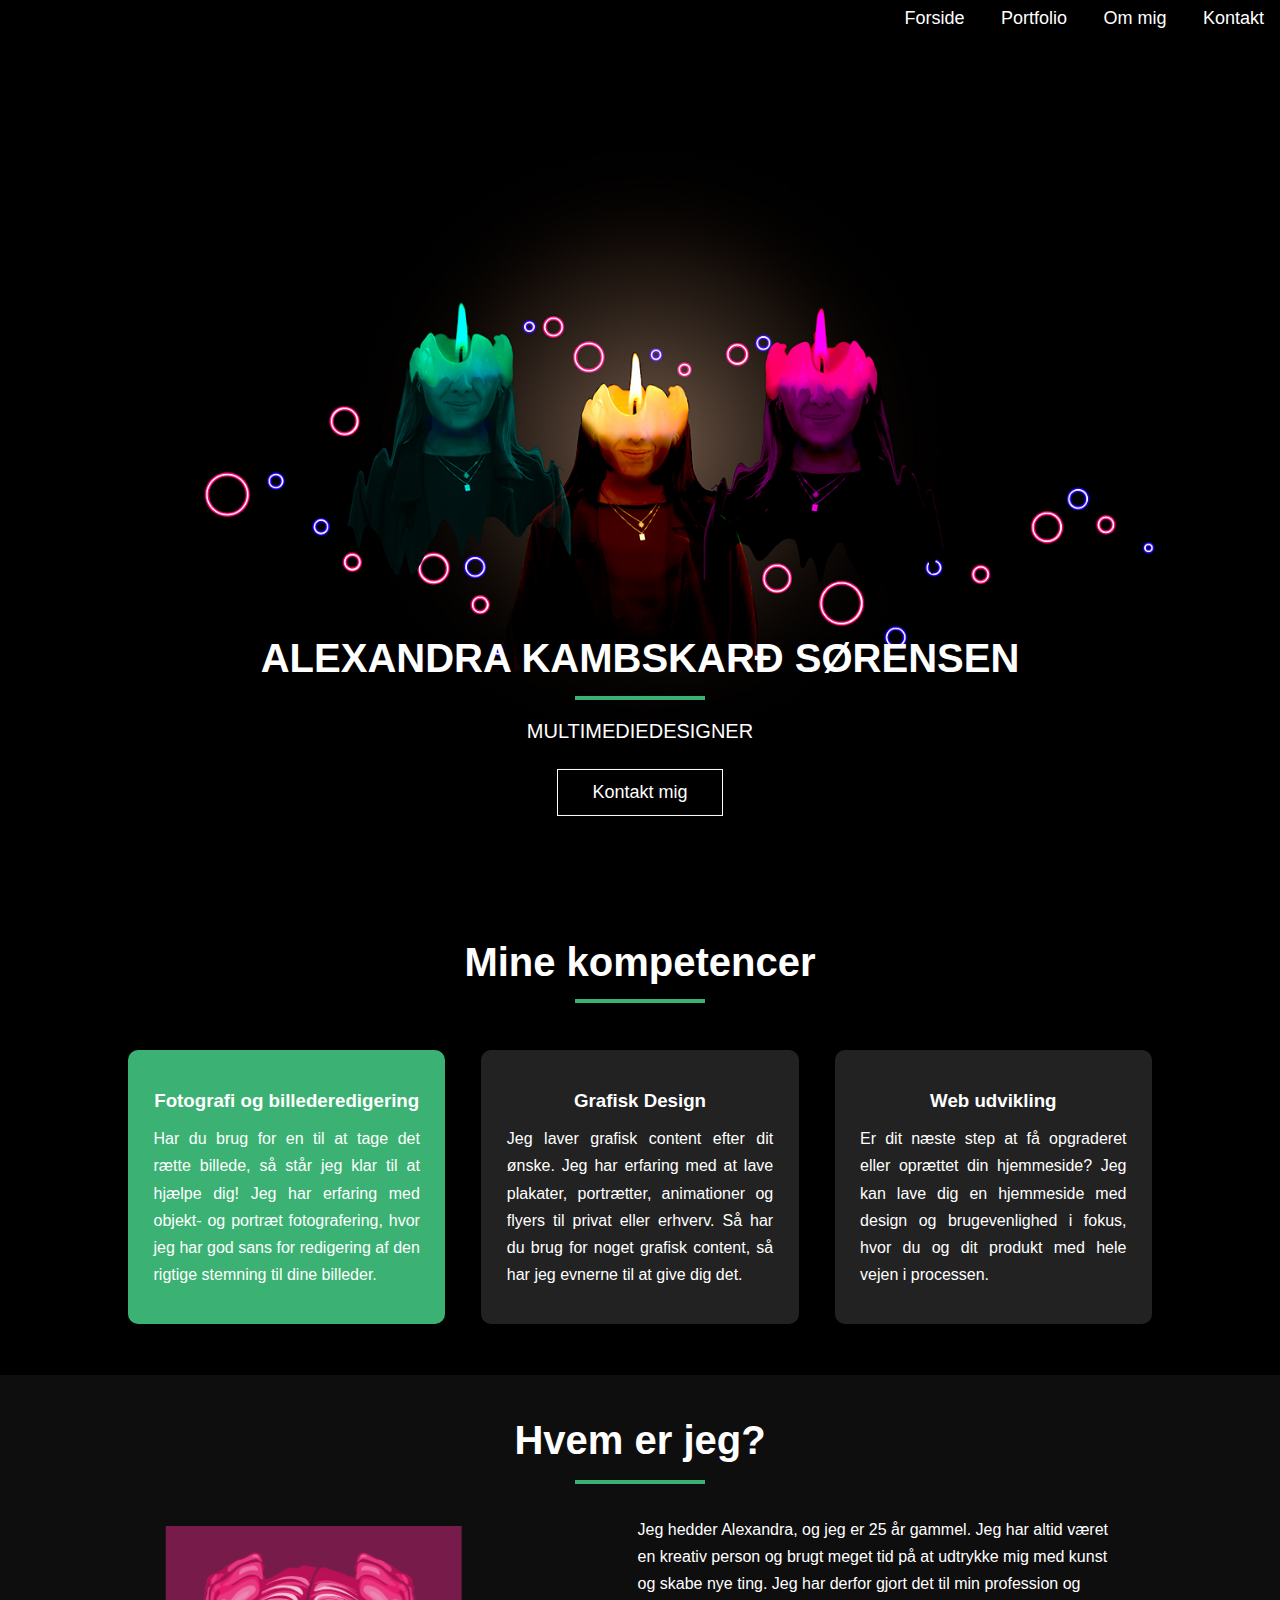
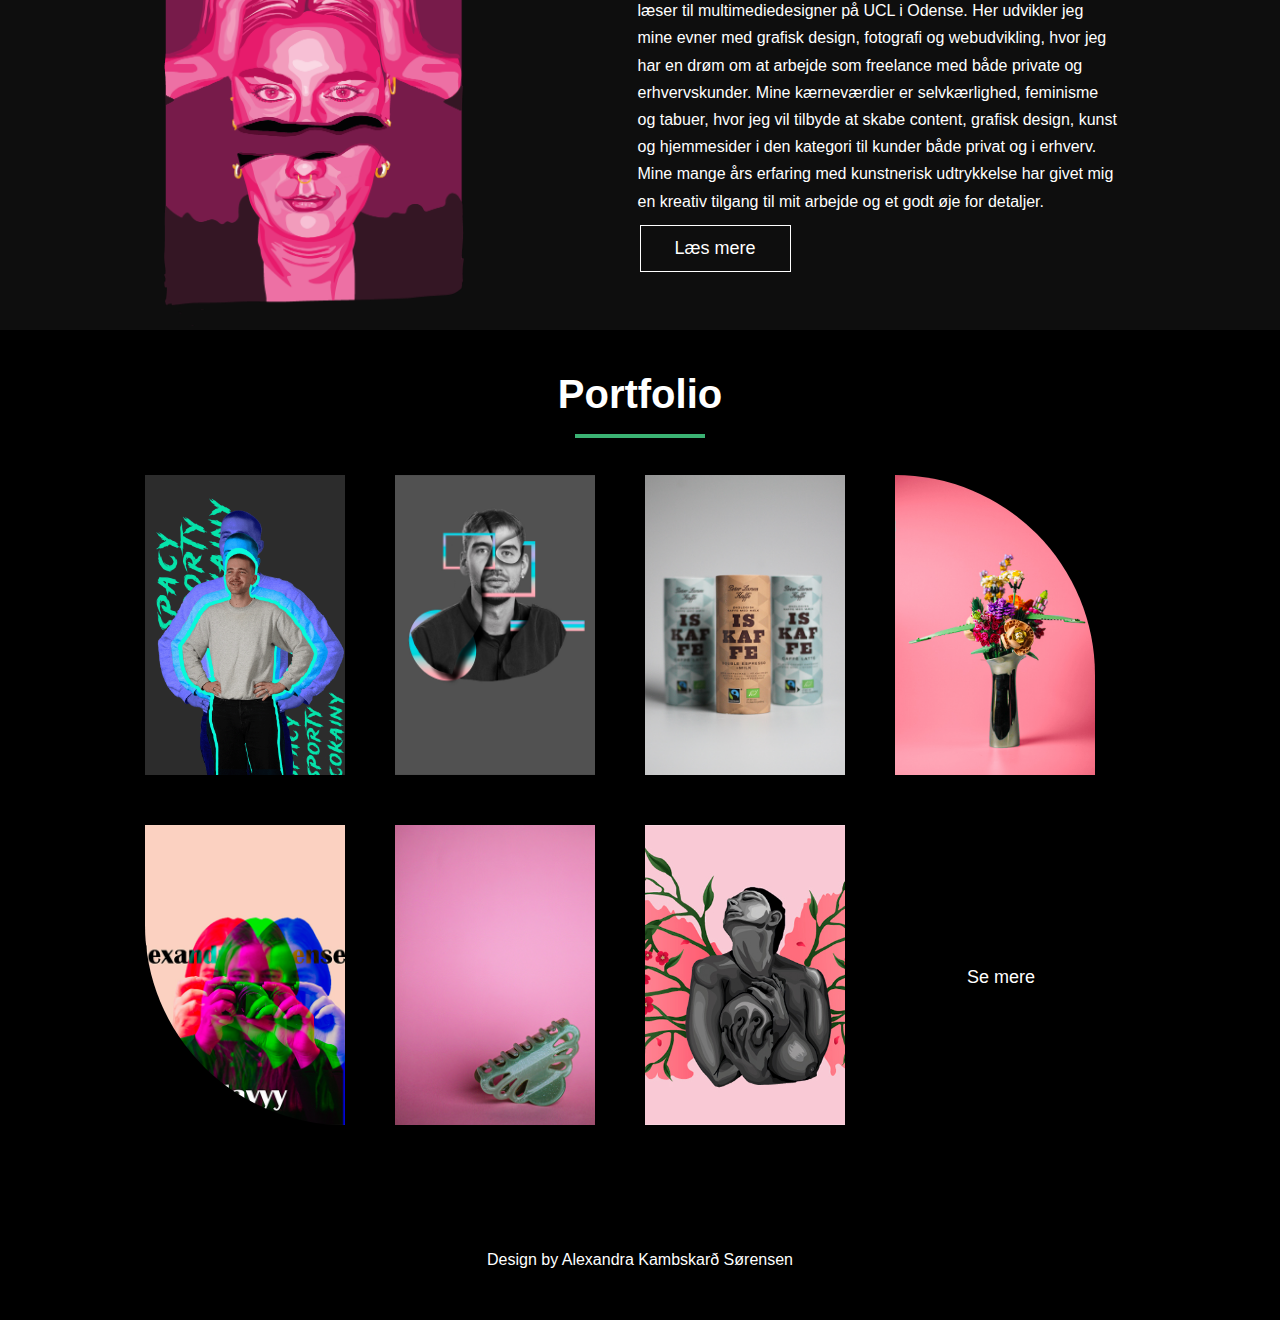
<file: index.html>
<!DOCTYPE html>
<html lang="en">
<head>
    <meta charset="UTF-8">
    <meta name="viewport" content="width=device-width, initial-scale=1.0">
    <title>Portfolio</title>
    <link rel="stylesheet" href="styles.css">
    <link rel="stylesheet" href="https://cdnjs.cloudflare.com/ajax/libs/font-awesome/6.5.1/css/all.min.css" integrity="sha512-DTOQO9RWCH3ppGqcWaEA1BIZOC6xxalwEsw9c2QQeAIftl+Vegovlnee1c9QX4TctnWMn13TZye+giMm8e2LwA==" crossorigin="anonymous" referrerpolicy="no-referrer" />
    <link rel="preconnect" href="https://fonts.googleapis.com">

</head>
<body>
    
    <section class="header">
        <nav>
            <div class="nav-links" id="navLinks">
                <i class="fa fa-times"></i>
                    <ul>
                        <li><a href="index.html">Forside</a></li>
                        <li><a href="portfolio.html">Portfolio</a></li>
                        <li><a href="om-mig.html">Om mig</a></li>
                        <li><a href="kontakt.html">Kontakt</a></li>
                        
                    </ul>
           
            </div>
            <i class="fa fa-bars"></i>
        </nav>
     
        <div class="text-box">
            <h1>ALEXANDRA KAMBSKARÐ SØRENSEN </h1>
            <p>MULTIMEDIEDESIGNER</p>
            <a href="kontakt.html" class="kontakt-knap">Kontakt mig</a>
         </div>
    </section>
    <!-----kompetancer------>
    <section class="kompetancer">
        <h1>Mine kompetencer</h1>
        
        <div class="row">
            <div class="komp-col-grøn">
                <h3> Fotografi og billederedigering </h3>
                <p> Har du brug for en til at tage det rætte billede, så står jeg klar til at hjælpe dig! Jeg har erfaring med objekt- og portræt fotografering, hvor jeg har god sans for redigering af den rigtige stemning til dine billeder.  </p>
            </div>
            <div class="komp-col">
                <h3> Grafisk Design</h3>
                <p> Jeg laver grafisk content efter dit ønske. Jeg har erfaring med at lave plakater, portrætter, animationer og flyers til privat eller erhverv. Så har du brug for noget grafisk content, så har jeg evnerne til at give dig det. </p>
            </div>
            <div class="komp-col">
                <h3> Web udvikling</h3>
                <p> Er dit næste step at få opgraderet eller oprættet din hjemmeside? Jeg kan lave dig en hjemmeside med design og brugevenlighed i fokus, hvor du og dit produkt med hele vejen i processen.</p>
            </div>
        </div>
    </section>
 <!-----mig------>
    <section class="mig">    
        <h1>Hvem er jeg? </h1>

        <div class="container">
                <div class="left-column">
                    <img class="selfportrait" src="img/selfportrait-index.png" alt="selv portræt">
                </div>   
                <div class="right-column"> 
                     <div class="text-box2">
                        <p> Jeg hedder Alexandra, og jeg er 25 år gammel. Jeg har altid været en kreativ person og brugt meget tid på at udtrykke mig med kunst og skabe nye ting. Jeg har derfor gjort det til min profession og læser til multimediedesigner på UCL i Odense. Her udvikler jeg mine evner med grafisk design, fotografi og webudvikling, hvor jeg har en drøm om at arbejde som freelance med både private og erhvervskunder. Mine kærneværdier er selvkærlighed, feminisme og tabuer, hvor jeg vil tilbyde at skabe content, grafisk design, kunst og hjemmesider i den kategori til kunder både privat og i erhverv. Mine mange års erfaring med kunstnerisk udtrykkelse har givet mig en kreativ tilgang til mit arbejde og et godt øje for detaljer.</p>
                     </div>
                         <a href="om-mig.html" class="læsmere-knap">Læs mere</a>
                </div>               

        </div>        
    </section>

<!-----portfolio------>
<section class="portfolio">
    <h1>Portfolio</h1>

        <div class="container2">
              <div class="gallery">
                  <img class="port-start-bil" src="img/magnus1.png" alt="sporty redigeret billede">
                  <img class="port-start-bil" src="img/valde.jpg" alt="Sort og hvid grafisk redigeret">
                  <img class="port-start-bil" src="img/kaffe.jpg" alt="kaffe">
                  <img class="rundt-hjørne"   src="img/vase.jpg" alt="vase" >
                  <img class="rundt-hjørne2"  src="img/cammig.jpg" alt="3 gange camera effekt" >
                  <img class="port-start-bil" src="img/klemme.jpg" alt="klemme">
                  <img class="port-start-bil" src="img/maleri.jpg" alt="kvinde med vinger">
                  <div class="port-start-bil"><a href="portfolio.html" class="se-mere-knap">Se mere</a></div>
            </div>
        </div>
</section>
 
 <!------footer------>
    <footer>
        <div class="footer-container">
            <div class="icons">
              <a href="https://www.facebook.com/profile.php?id=100000018075414"><i class="fa-brands fa-facebook-square"></i> </a>
              <a href="https://www.instagram.com/alexandraksorensen/"><i class="fa-brands fa-instagram"></i> </a>
              <a href="https://www.linkedin.com/in/alexandra-s%C3%B8rensen-054850278/"><i class="fa-brands fa fa-linkedin"></i> </a>
            </div>
            <div class="footer-tekst">
                <p>Design by Alexandra Kambskarð Sørensen</p>
            </div>
        </div>
    </footer>
</body>
</file>
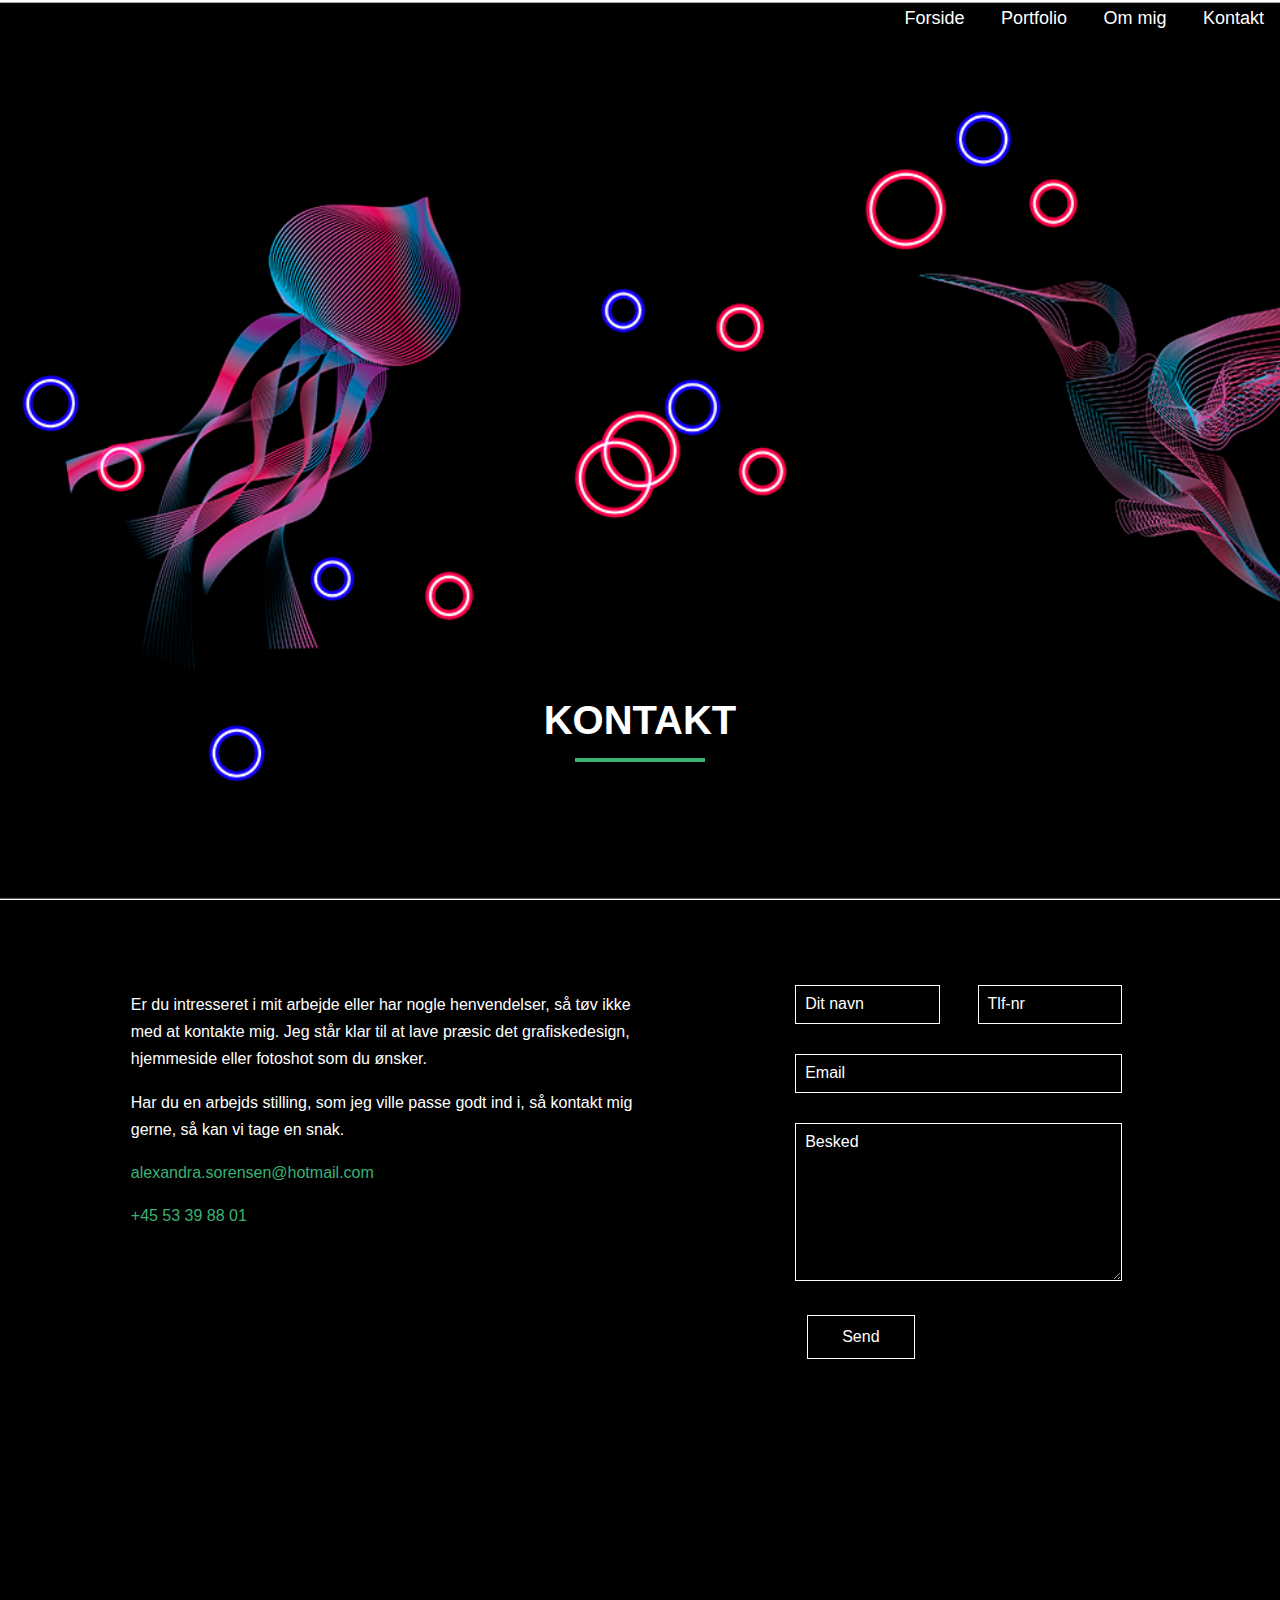
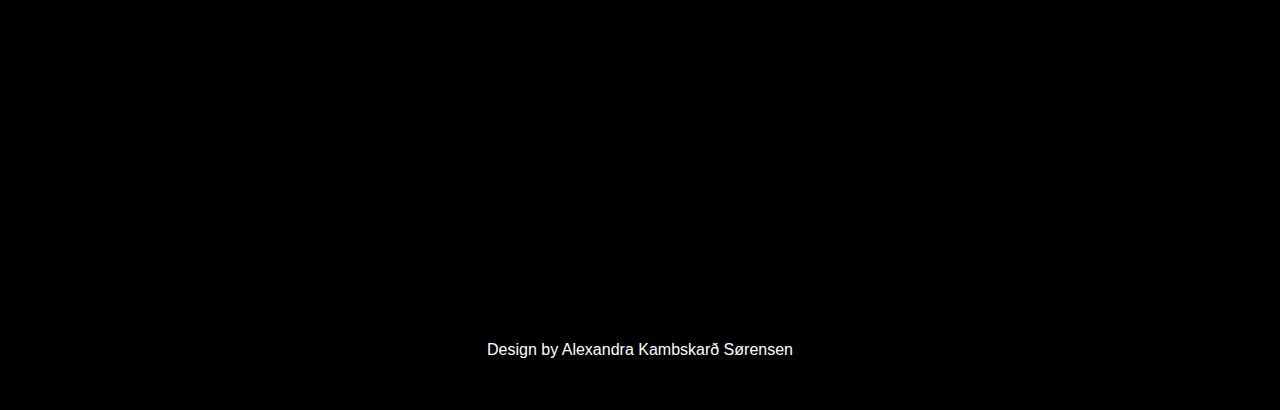
<file: kontakt.html>
<!DOCTYPE html>
<html lang="en">
<head>
    <meta charset="UTF-8">
    <meta name="viewport" content="width=device-width, initial-scale=1.0">
    <title>Portfolio</title>
    <link rel="stylesheet" href="styles.css">
    <link rel="stylesheet" href="https://cdnjs.cloudflare.com/ajax/libs/font-awesome/6.5.1/css/all.min.css" integrity="sha512-DTOQO9RWCH3ppGqcWaEA1BIZOC6xxalwEsw9c2QQeAIftl+Vegovlnee1c9QX4TctnWMn13TZye+giMm8e2LwA==" crossorigin="anonymous" referrerpolicy="no-referrer" /> 
</head>
<body>
    
    <section class="header-quaside">
        <nav>
            <div class="nav-links" id="navLinks">
                <i class="fa fa-times"></i>
                    <ul>
                        <li><a href="index.html">Forside</a></li>
                        <li><a href="portfolio.html">Portfolio</a></li>
                        <li><a href="om-mig.html">Om mig</a></li>
                        <li><a href="kontakt.html">Kontakt</a></li>
                        
                    </ul>
           
            </div>
            <i class="fa fa-bars"></i>

        </nav>
            <div class="text-box">
                <h1>KONTAKT </h1>
            </div>
    </section>

    <!-----tekst-start------>
<section class="kontakt-container">

    <div class="kontakt-formular">    
        <div class="kontakt-tekst">
            <p> Er du intresseret i mit arbejde eller har nogle henvendelser, så tøv ikke med at kontakte mig. Jeg står klar til at lave præsic det grafiskedesign, hjemmeside eller fotoshot som du ønsker.</p>
            <p> Har du en arbejds stilling, som jeg ville passe godt ind i, så kontakt mig  gerne, så kan vi tage en snak.</p>
            <div class="kontakt-info">
            <p> alexandra.sorensen@hotmail.com</p> 
            <p> +45 53 39 88 01</p> 
           </div>
        </div>
    </div>
        <form>      
           
               <div class="row">
                   <div class="input-group">
                       <input type="text" id="Navn" required>
                       <label for="Navn"> Dit navn</label>  
                   </div>
                   <div class="input-group">
                       <input type="text" id="Tlf-nr" required>
                       <label for="Tlf-nr"> Tlf-nr</label>  
                    </div>
               </div>
                
                   <div class="input-group">
                       <input type="Email" id="Email" required>
                       <label for="Email"> Email</label>  
                   </div>
                   <div class="input-group">
                       <textarea id="Besked" rows="8" required></textarea>
                       <label for="Besked"> Besked</label>  
                   </div> 
                       <a href="#" class="send-knap">Send</a>               
        </form>             



</section>

<!------footer------>
 <footer>
    <div class="footer-container">
        <div class="icons">
          <a href="https://www.facebook.com/profile.php?id=100000018075414"><i class="fa-brands fa-facebook-square"></i> </a>
          <a href="https://www.instagram.com/alexandraksorensen/"><i class="fa-brands fa-instagram"></i> </a>
          <a href="https://www.linkedin.com/in/alexandra-s%C3%B8rensen-054850278/"><i class="fa-brands fa fa-linkedin"></i> </a>
        </div>
        <div class="footer-tekst">
            <p>Design by Alexandra Kambskarð Sørensen</p>
        </div>
    </div>
</footer>
</file>
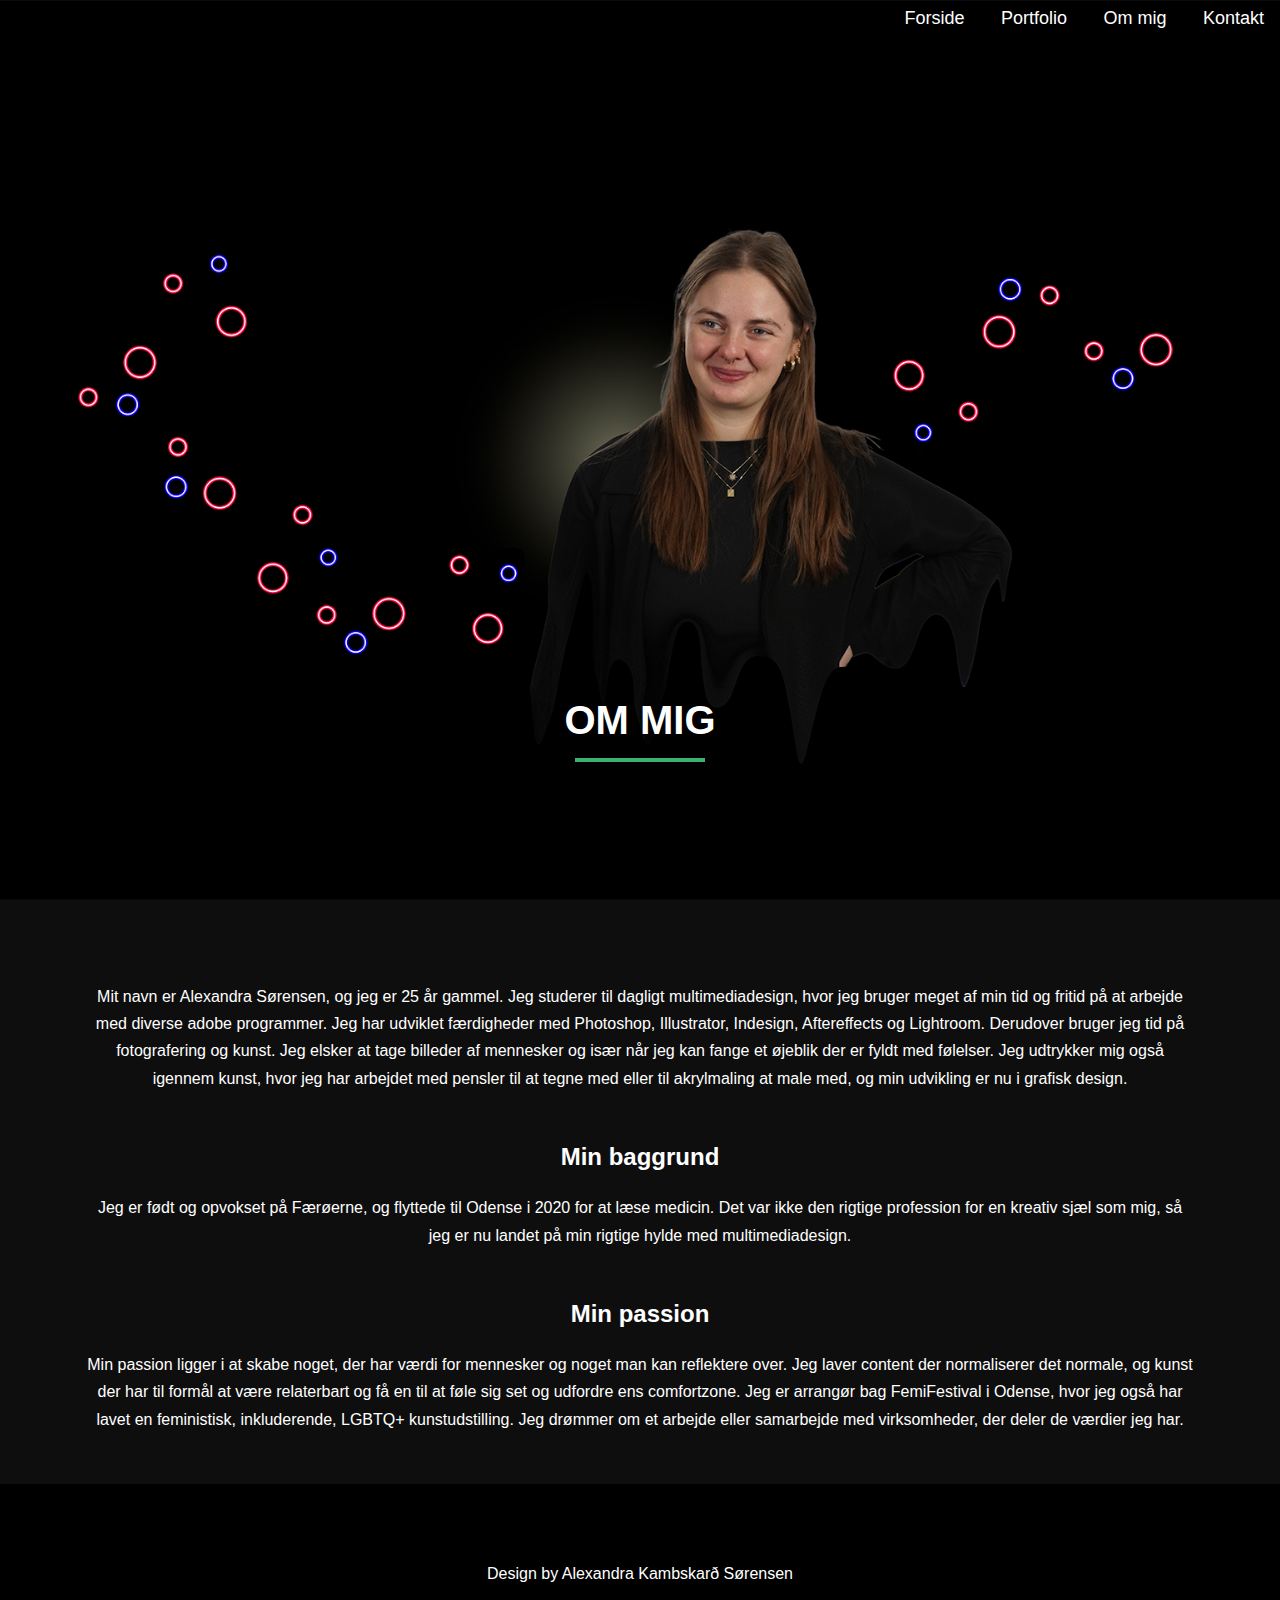
<file: om-mig.html>
<!DOCTYPE html>
<html lang="en">
<head>
    <meta charset="UTF-8">
    <meta name="viewport" content="width=device-width, initial-scale=1.0">
    <title>Portfolio</title>
    <link rel="stylesheet" href="styles.css">
    <link rel="stylesheet" href="https://cdnjs.cloudflare.com/ajax/libs/font-awesome/6.5.1/css/all.min.css" integrity="sha512-DTOQO9RWCH3ppGqcWaEA1BIZOC6xxalwEsw9c2QQeAIftl+Vegovlnee1c9QX4TctnWMn13TZye+giMm8e2LwA==" crossorigin="anonymous" referrerpolicy="no-referrer" />
</head>
<body>
    
    <section class="header-biside">
        <nav>
            <div class="nav-links" id="navLinks">
                <i class="fa fa-times"></i>
                    <ul>
                        <li><a href="index.html">Forside</a></li>
                        <li><a href="portfolio.html">Portfolio</a></li>
                        <li><a href="om-mig.html">Om mig</a></li>
                        <li><a href="kontakt.html">Kontakt</a></li>
                        
                    </ul>
           
            </div>
            <i class="fa fa-bars"></i>
        </nav>
      
         <div class="text-box">
              <h1>OM MIG </h1>
        </div>
    </section>
 <!-----tekst------>
 <section class="om-mig-side"> 
     <div class="text-box6">
        <p> Mit navn er Alexandra Sørensen, og jeg er 25 år gammel.  Jeg studerer til dagligt multimediadesign, hvor jeg bruger meget af min tid og fritid på at arbejde med diverse adobe programmer. Jeg har udviklet færdigheder med Photoshop, Illustrator, Indesign, Aftereffects og Lightroom. Derudover bruger jeg tid på fotografering og kunst. Jeg elsker at tage billeder af mennesker og især når jeg kan fange et øjeblik der er fyldt med følelser. Jeg udtrykker mig også igennem kunst, hvor jeg har arbejdet med pensler til at tegne med eller til akrylmaling at male med, og min udvikling er nu i grafisk design. </p>
        <h2>Min baggrund</h2>
        <p> Jeg er født og opvokset på Færøerne, og flyttede til Odense i 2020 for at læse medicin. Det var ikke den rigtige profession for en kreativ sjæl som mig, så jeg er nu landet på min rigtige hylde med multimediadesign.  </p>
        <h2>Min passion</h2>
        <p> Min passion ligger i at skabe noget, der har værdi for mennesker og noget man kan reflektere over. Jeg laver content der normaliserer det normale, og kunst der har til formål at være relaterbart og få en til at føle sig set og udfordre ens comfortzone. Jeg er arrangør bag FemiFestival i Odense, hvor jeg også har lavet en feministisk, inkluderende, LGBTQ+ kunstudstilling. Jeg drømmer om et arbejde eller samarbejde med virksomheder, der deler de værdier jeg har. </p>
     </div>
 </section>    
 <!------footer------>
 
 <footer>
    <div class="footer-container">
        <div class="icons">
          <a href="https://www.facebook.com/profile.php?id=100000018075414"><i class="fa-brands fa-facebook-square"></i> </a>
          <a href="https://www.instagram.com/alexandraksorensen/"><i class="fa-brands fa-instagram"></i> </a>
          <a href="https://www.linkedin.com/in/alexandra-s%C3%B8rensen-054850278/"><i class="fa-brands fa fa-linkedin"></i> </a>
        </div>
        <div class="footer-tekst">
            <p>Design by Alexandra Kambskarð Sørensen</p>
        </div>
    </div>
</footer>
</body>
</file>
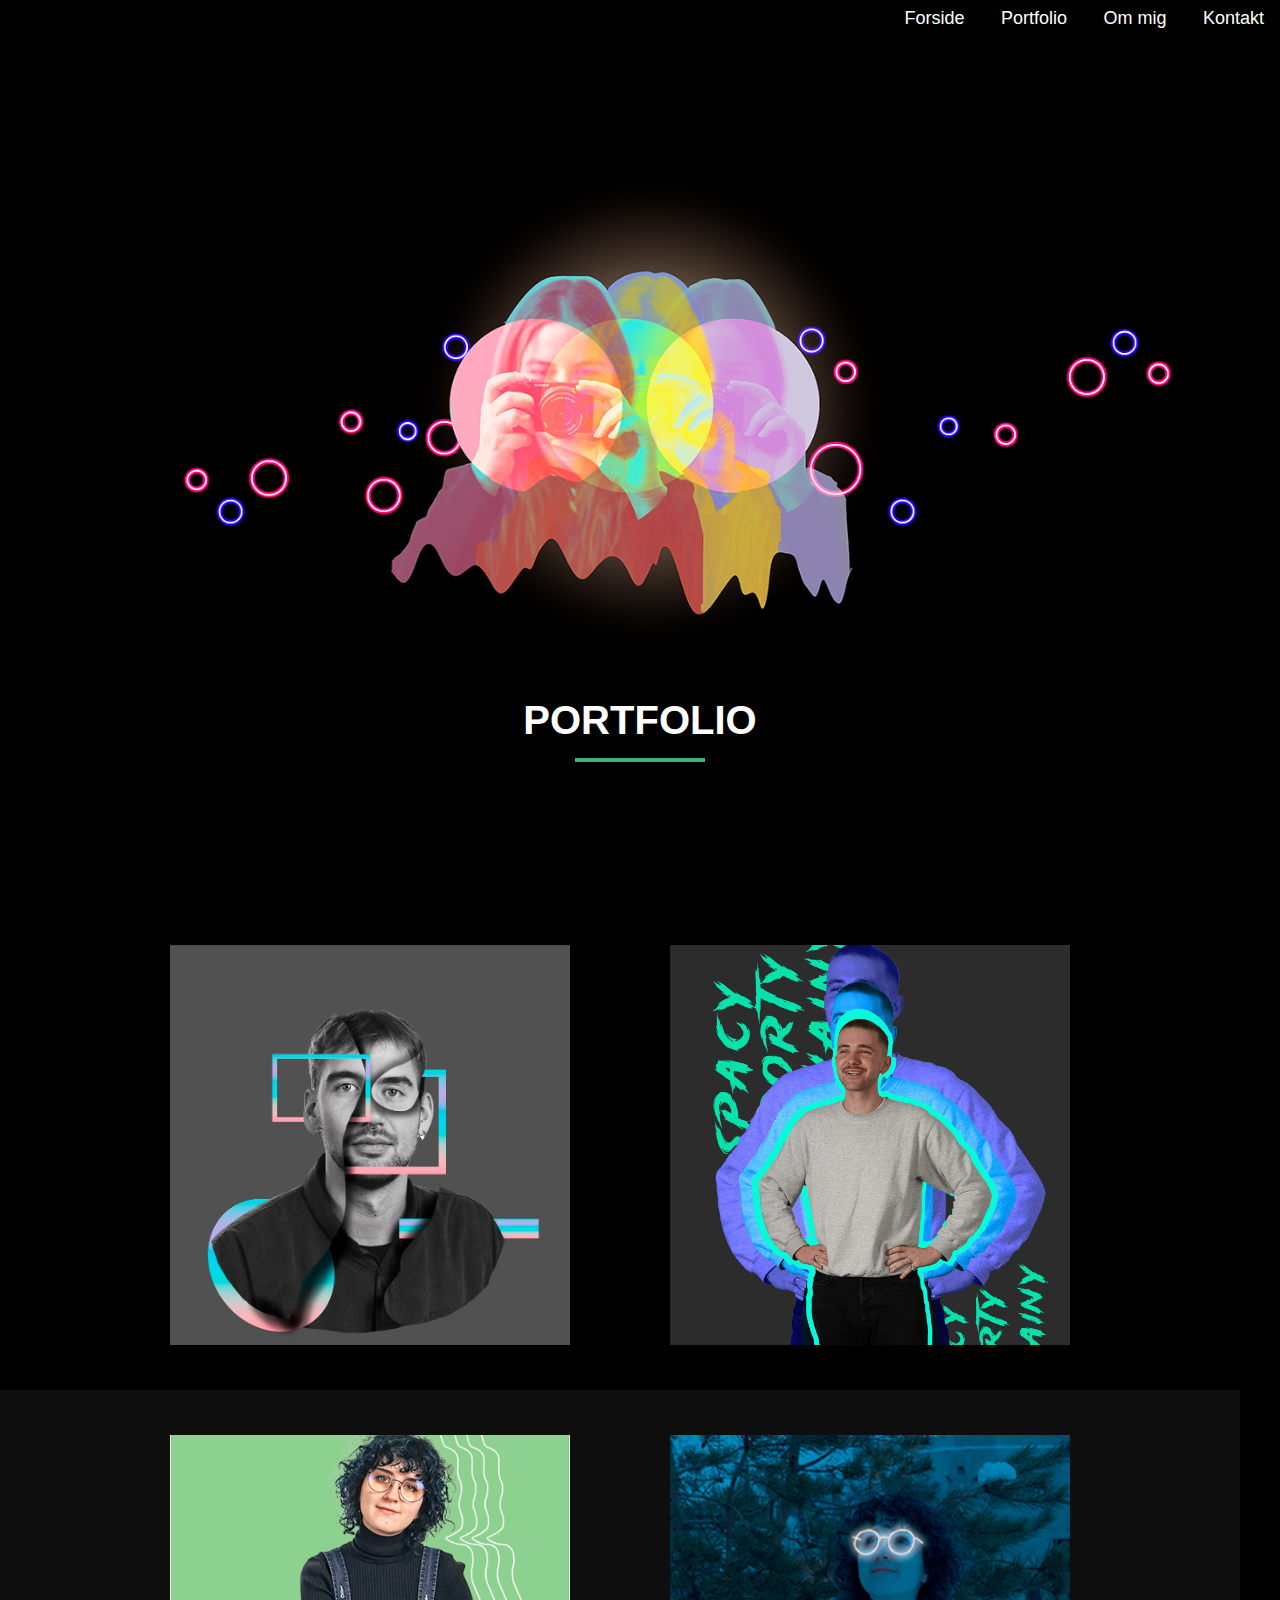
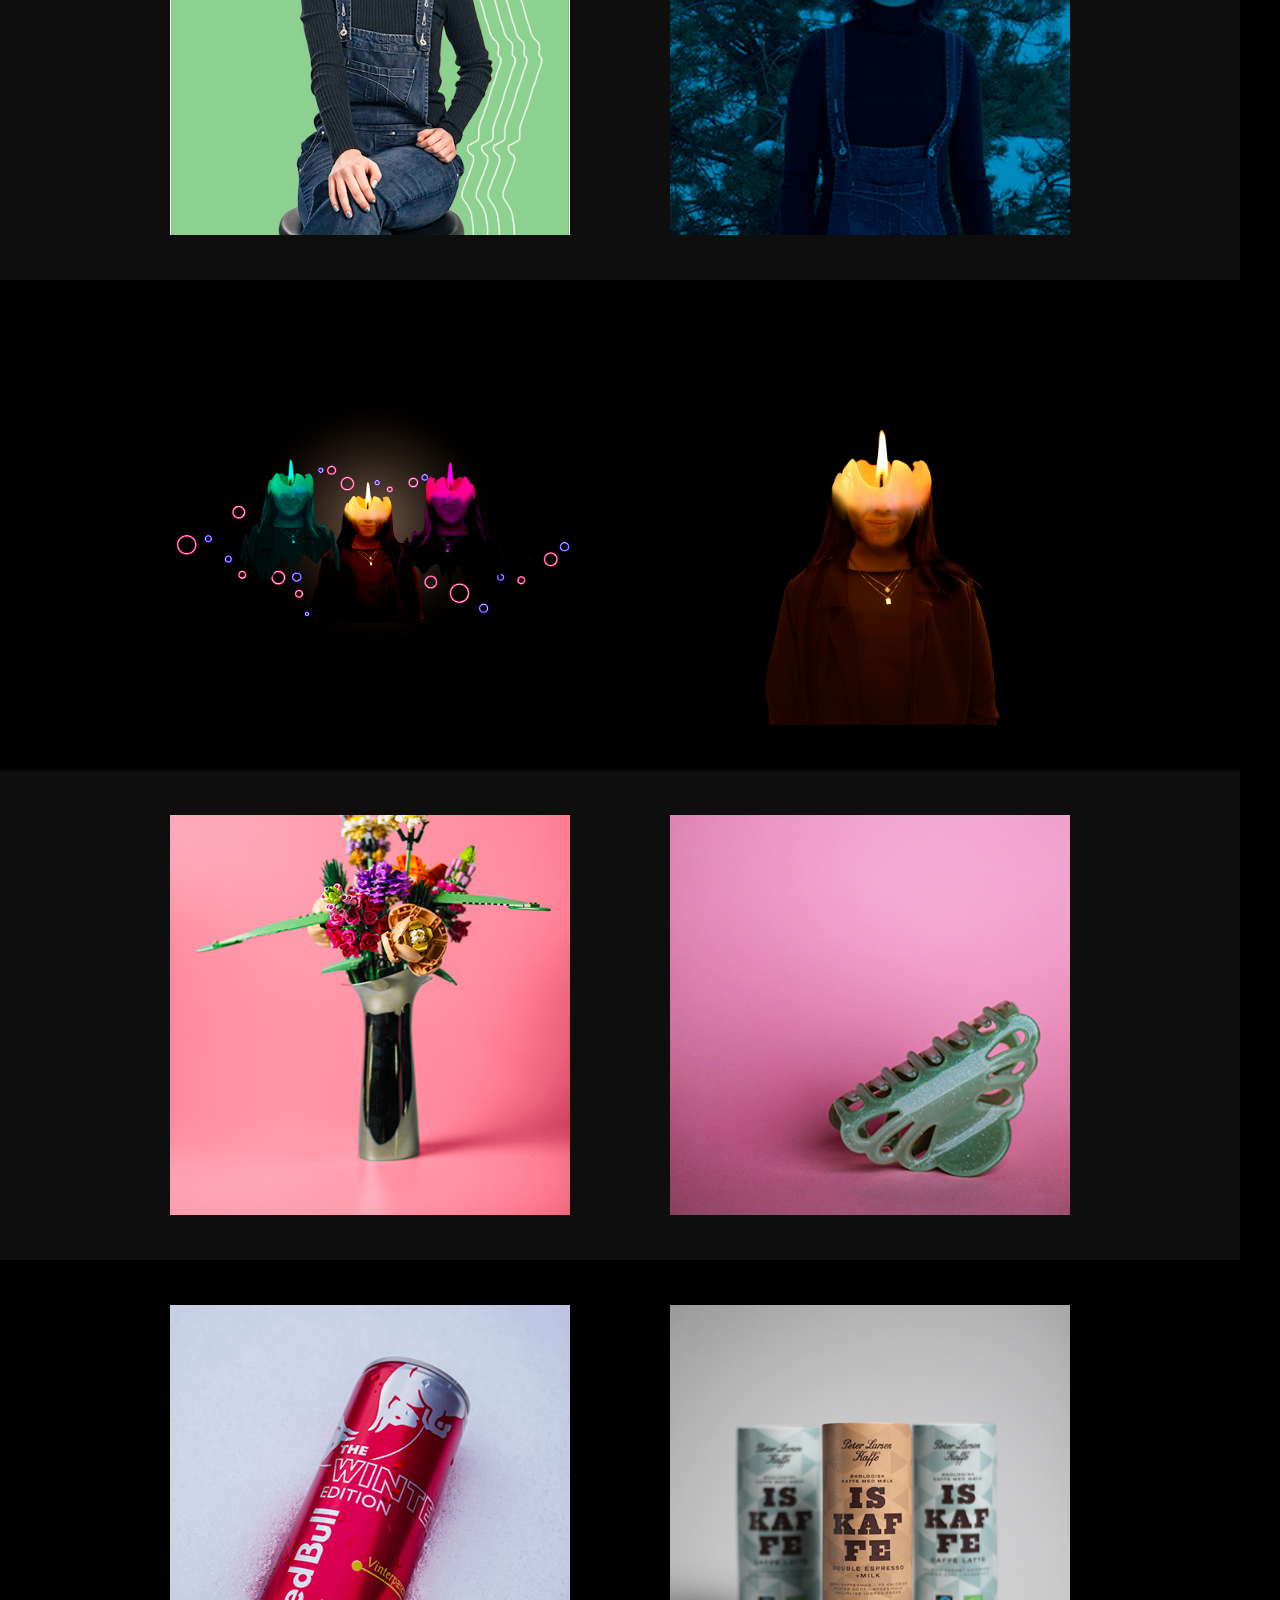
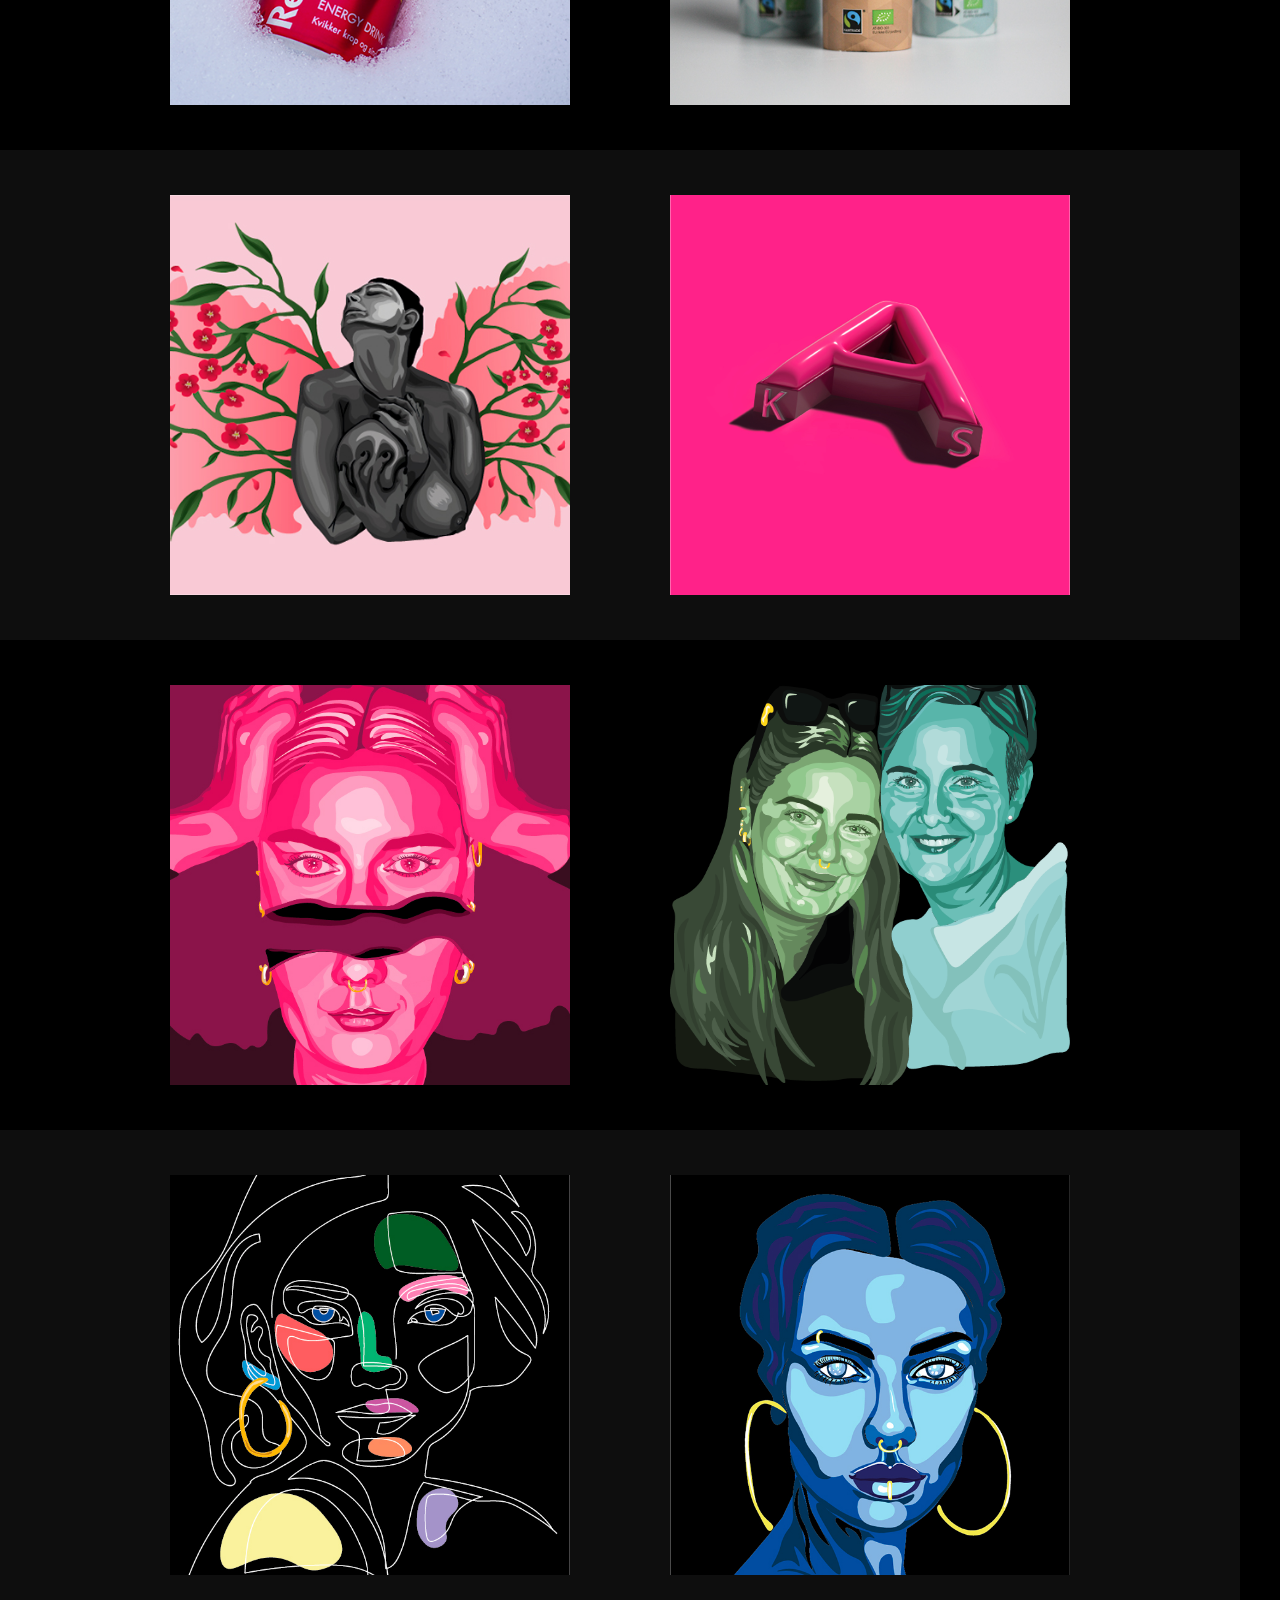
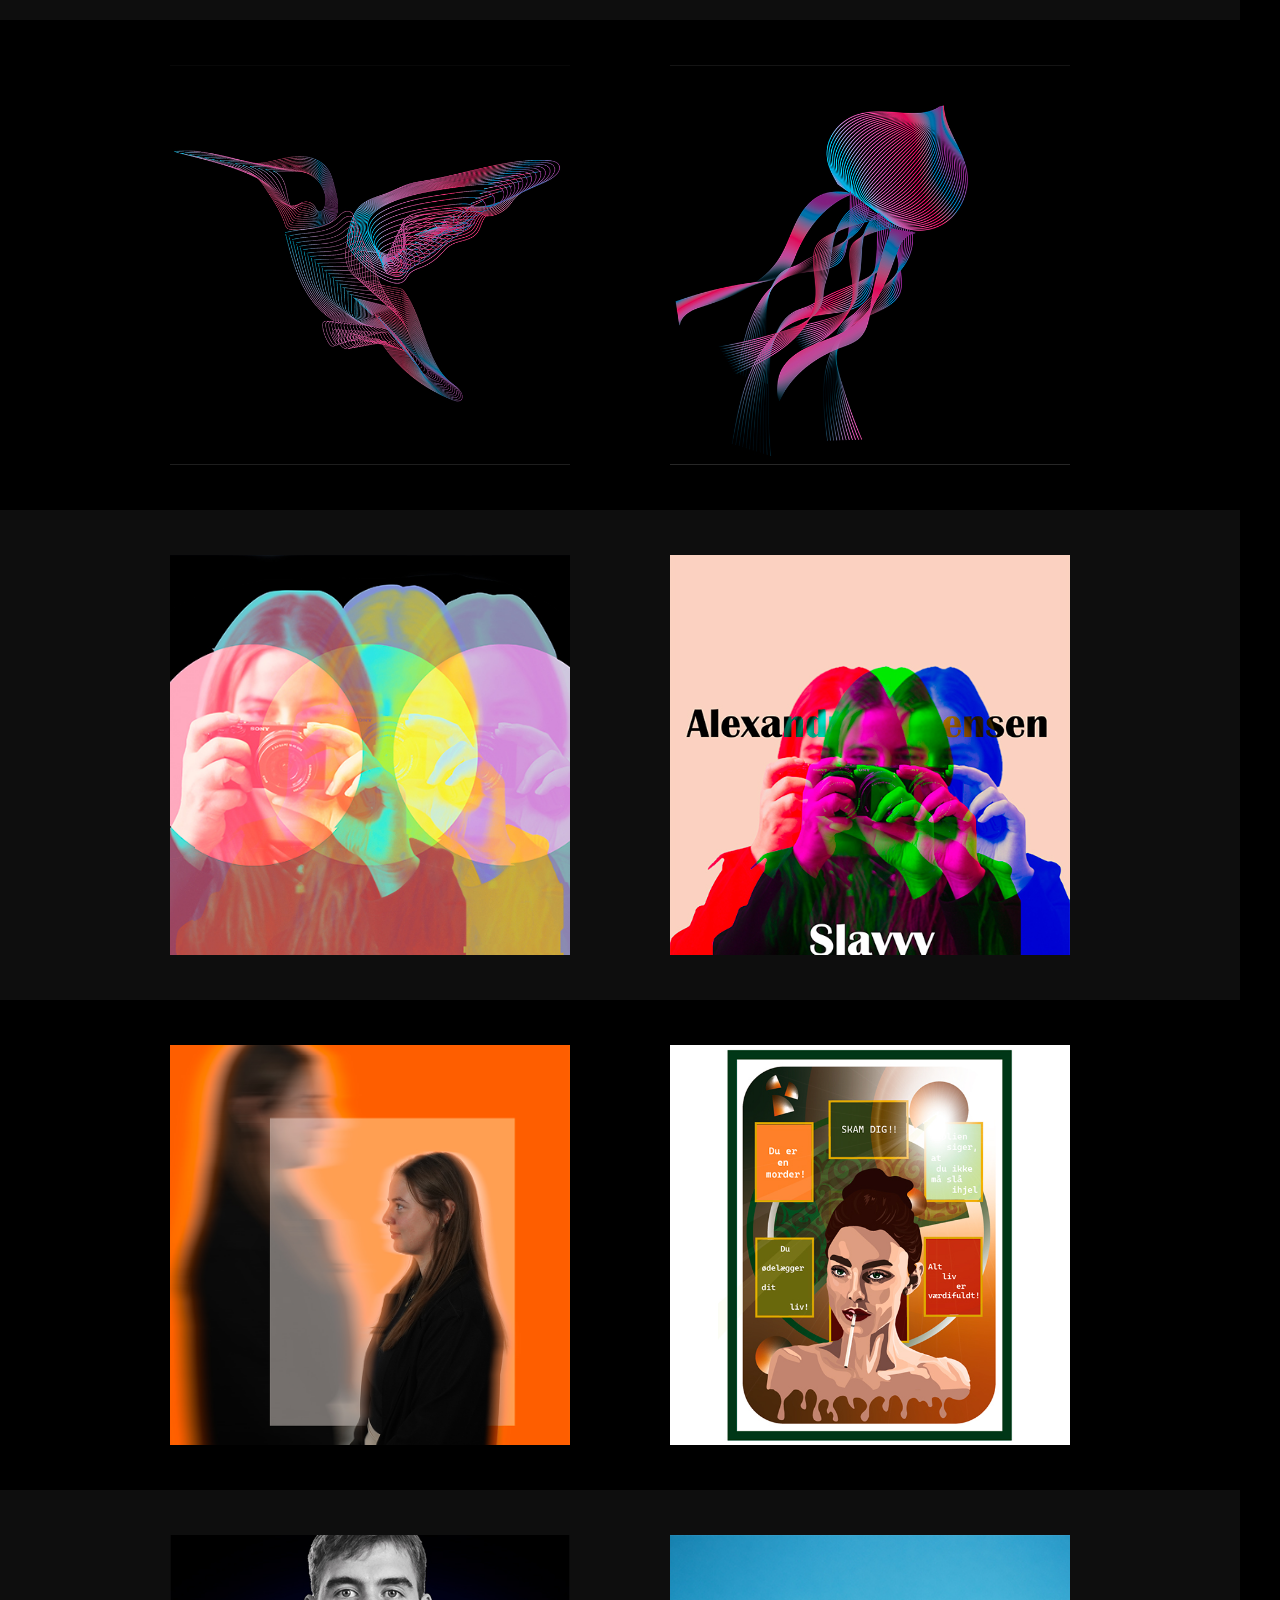
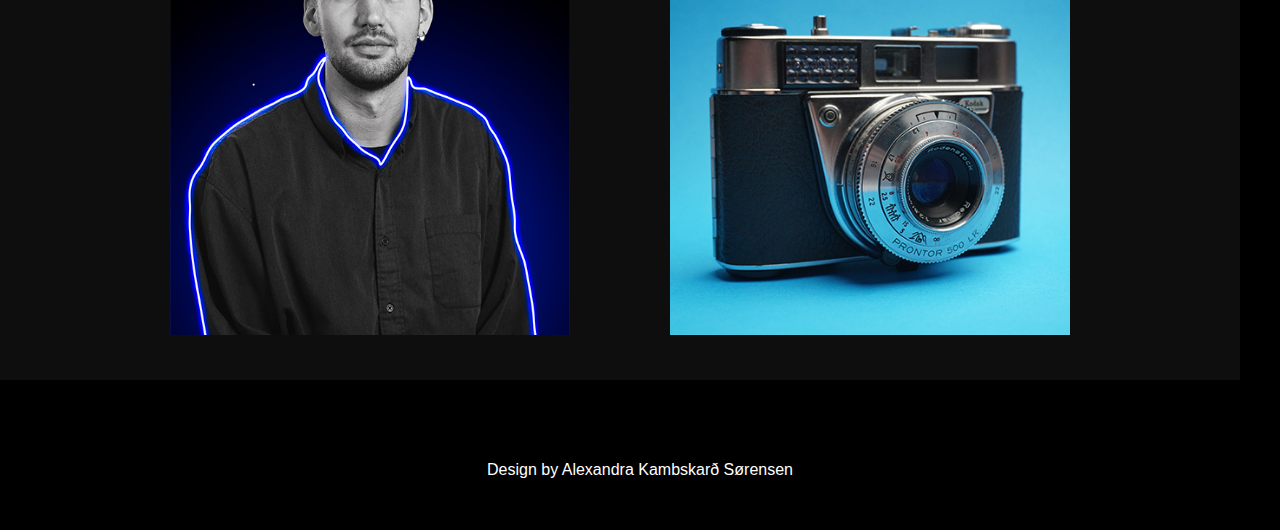
<file: portfolio.html>
<!DOCTYPE html>
<html lang="en">
<head>
    <meta charset="UTF-8">
    <meta name="viewport" content="width=device-width, initial-scale=1.0">
    <title>Portfolio</title>
    <link rel="stylesheet" href="styles.css">
    <link rel="stylesheet" href="https://cdnjs.cloudflare.com/ajax/libs/font-awesome/6.5.1/css/all.min.css" integrity="sha512-DTOQO9RWCH3ppGqcWaEA1BIZOC6xxalwEsw9c2QQeAIftl+Vegovlnee1c9QX4TctnWMn13TZye+giMm8e2LwA==" crossorigin="anonymous" referrerpolicy="no-referrer" />
</head>
<body>
    
    <section class="header-triside">
        
        <nav>
            <div class="nav-links" id="navLinks">
                <i class="fa fa-times"></i>
                    <ul>
                        <li><a href="index.html">Forside</a></li>
                        <li><a href="portfolio.html">Portfolio</a></li>
                        <li><a href="om-mig.html">Om mig</a></li>
                        <li><a href="kontakt.html">Kontakt</a></li>
                        
                    </ul>
           
            </div>
            <i class="fa fa-bars"></i>
        </nav>
    
        <div class="text-box">
            <h1>PORTFOLIO </h1>
         </div>
    </section>

    <div class="portfolio-container">
        <img class="port-billede3" src="img/valde.jpg" alt="sort hvidt billede">
        <img class="port-billede" src="img/magnus1.png" alt="sporty billede">

    </div>
    <div class="portfolio-container2">
        <img class="port-billede" src="img/signegron.jpg" alt="kvinde på stol">
        <img class="port-billede" src="img/signebla.jpg" alt="blå neon effekt">

    </div>
    <div class="portfolio-container">
        <img class="port-billede" src="img/indexbanner.jpg" alt="lys og bobler redigeret">
        <img class="port-billede" src="img/miglys1.jpg" alt="lys redigeret på hovede">

    </div>
    <div class="portfolio-container2">
        <img class="port-billede2" src="img/vase.jpg" alt="vase">
        <img class="port-billede2" src="img/klemme.jpg" alt="klemme">

    </div>
    <div class="portfolio-container">
        <img class="port-billede" src="img/redbull.jpg" alt="redbull">
        <img class="port-billede" src="img/kaffe.jpg" alt="kaffe">

    </div>
    <div class="portfolio-container2">
        <img class="port-billede" src="img/maleri.jpg" alt="kvinde">
        <img class="port-billede" src="img/aks-photo.jpg" alt="bogstav">

    </div>
    <div class="portfolio-container">
        <img class="port-billede" src="img/selfport-andenfarve.jpg" alt="grafisk selvportræt">
        <img class="port-billede" src="img/eg-og-annika2.png" alt="mig og min søster">

    </div>
    <div class="portfolio-container2">
        <img class="port-billede" src="img/one-line.jpg" alt="grafisk one line">
        <img class="port-billede" src="img/womanbla.jpg" alt="blå kvinde grafisk">

    </div>    
    <div class="portfolio-container">
        <img class="port-billede" src="img/fuglkomp.jpg" alt="fugle">
        <img class="port-billede" src="img/jellyfishkomp.jpg" alt="jellyfish">

    </div>

    <div class="portfolio-container2">
        <img class="port-billede" src="img/3xcam.jpg" alt="3 camera billede">
        <img class="port-billede" src="img/cammig.jpg" alt=" mig med camera">

    </div>
    <div class="portfolio-container">
        <img class="port-billede" src="img/orangemig.jpg" alt="orange effekt">
        <img class="port-billede" src="img/skam.jpg" alt="livet på færøerne">

    </div>

    <div class="portfolio-container2">
        <img class="port-billede" src="img/valdemarkomp.jpg" alt="blå neon">
        <img class="port-billede" src="img/objekt.jpg" alt=" camera">

    </div>
    
 <!------footer------>
     <footer>
        <div class="footer-container">
            <div class="icons">
              <a href="https://www.facebook.com/profile.php?id=100000018075414"><i class="fa-brands fa-facebook-square"></i> </a>
              <a href="https://www.instagram.com/alexandraksorensen/"><i class="fa-brands fa-instagram"></i> </a>
              <a href="https://www.linkedin.com/in/alexandra-s%C3%B8rensen-054850278/"><i class="fa-brands fa fa-linkedin"></i> </a>
            </div>
            <div class="footer-tekst">
                <p>Design by Alexandra Kambskarð Sørensen</p>
            </div>
        </div>
    </footer>
</body>
</file>
<file: styles.css>
*{
    margin: 0;
    padding: 0;
    font-family: Arial, Helvetica, sans-serif;
}

.header {
    min-height: 100vh;
    width: 100%;
    background-image:  url(img/indexbanner.jpg) ;
    background-position: center;
    background-size: cover;
    position: relative;
    background-position-y: bottom;
    
}  

.header-biside {
    min-height: 100vh;
    width: 100%;
    background-image: url(img/ommigbanner.jpg);
    background-position: center;
    background-size: cover;
    position: relative;
    background-position-y: bottom;
}  
.header-triside{
    min-height: 100vh;
    width: 100%;
    background-image: url(img/portfoliebanner1.jpg);
    background-position: center;
    background-size: cover;
    position: relative;
    
}  
.header-quaside{
    min-height: 100vh;
    width: 100%;
    background-image: url(img/kontaktbanner.jpg);
    background-position: center;
    background-size: cover;
    position: relative;
    background-position-y: bottom;
}
h1 {
    position: relative;
    display: inline-block;  
    padding-top: 1%;
    padding-bottom: 1%;
    font-size: 40px;
    font-weight: 600;
    color: white;
    font-family: 'Lato', sans-serif;
}
h3{
    font-family: 'Lato', sans-serif;
}
h2{
    font-family: 'Lato', sans-serif;;
}
p{
    font-family: 'Inter', sans-serif;
}
  
h1::after {
    content: '';
    display: block;
    width: 130px;
    height: 4px; 
    background-color: #3BB273; 
    position: absolute;
    margin-top: 50%;
    bottom: -8px; 
    left: 50%;
    transform: translateX(-50%)
}
p{
    line-height: 1.7;
    color: white;
    padding: 1% 1%;
    margin: 1% 1%;
}   
nav{
    display: flex;
    padding: 0 0 6% 0;
    justify-content: space-between;
    align-items: center;
}
.nav-links{
    flex: 1;
    text-align: right;
}
.nav-links ul li{
    list-style: none;
    display: inline-block;
    padding: 8px 16px;
    position: relative;
}
.nav-links ul li a{
    color: white;
    text-decoration: none;
    font-size: 18px;
}
.nav-links ul li ::after{
    content:"";
    width: 0;
    height: 2px;
    background: #ff3881;
    display: block;
    margin: auto;
    transition: 0.5s;
}
.nav-links ul li:hover ::after{
    width: 100%;
}

.text-box{
    width: 90%;
    color: #fff;
    position: absolute;
    top: 80%;
    left: 50%;
    transform: translate(-50%,-50%);
    text-align: center;
}

.text-box p{
    margin: 10px  40px;
    font-size: 20px;
    color: #fff;
}
.kontakt-knap{
    display: inline-block;
    text-decoration: none;
    color: white;
    border: 1px solid #fff;
    padding: 12px 34px;
    font-size: 18px;
    background: transparent;
    position: relative;
    cursor: pointer
}
.kontakt-knap:hover{
    border: 1px solid #ff3881;
    background: #ff3881;
    transition: 1s;
}
nav.fa{
    display: none;
}
@media(max-width: 700px){
    .text-box h1{
        font-size: 20px;
        padding-top: 60px;
    }
    .text-box p{
        font-size: 15px;
    }
    .nav-links ul li{
        display: block;
    }
    .nav-links{
        position: absolute;
        background: #ff3881;
        height: 100vh;
        width: 200px;
        top: 0;
        right: -200px;
        text-align: left ;
        z-index: 2;
    }
    nav.fa{
        display: block;
        color: #fff;
        margin: 10px;
        font-size: 22px;
        cursor: pointer; 
    }
    .nav-links ul{
        padding: 30px;
    }
    .kontakt-knap{
        font-size: 15px;
        padding: 6px 16px;
    }

}
/*------kompetancer------*/
body{
    background-color:#000000;
    width: auto;
}

.kompetancer{
    width: 80%;
    margin: auto;
    text-align: center;
    padding-top: 30px;    
}

.row{
    margin-top: 5%;
    display: flex;
    justify-content: space-between;
}
.komp-col-grøn{
    flex-basis: 31%;
    background: #3BB273;
    border-radius: 10px;
    margin-bottom: 5%;
    box-sizing: border-box;
    transition: 0.5s;
    text-align: justify;
    padding: 30px 20px;
    
}
.komp-col{
    flex-basis: 31%;
    background: #222222;
    border-radius: 10px;
    margin-bottom: 5%;
    box-sizing: border-box;
    transition: 0.5s;
    color: white;
    text-align: justify;
    padding: 30px 20px;
}
h3{
    text-align: center;
    font-weight: 600;
    margin: 10px 0;
    color: white;
}
.komp-col:hover{
    box-shadow: 0 0 20px 0 rgba(0, 134, 0, 0.582);
}

.komp-col-grøn:hover{
    box-shadow: 0 0 20px 0 rgba(0, 134, 0, 0.582);
}

@media(max-width: 700px){
    .row{
        flex-direction: column;
    }
    .komp-col-grøn{
        width: 250px;
        margin-left: auto;
        margin-right: auto;
        margin-bottom: 30px;
    }
    .komp-col{
        width: 250px;
        margin-left: auto;
        margin-right: auto;
        margin-bottom: 30px;
    }
    .kompetancer h1{
        font-size: 20px;
    }
}
/*------mig------*/
.mig{
    width: 100%;
    margin: auto;
    text-align: center;
    padding-top: 30px;
    color: white;
    background-color: rgb(14, 14, 14);
}
.container{
    display: flex;
}

.left-column{
    flex: 1;
    width: 100%;
    align-items: flex-end;
    margin-top: 20px;
    padding-top: 30px;   
}
.selfportrait{
    height: 400px;
    width: 300px;
}
.right-column{
    flex: 1;
    text-align: left;
    flex-direction: column;
    padding-top: 30px;
    padding-right: 20px;  
    margin-right: 5px;
    align-items: flex-start;   
}
.text-box2{
    width: 80%;

}
.left-colum{
    flex: 1;
    width: 100%;
    
}
.right-colum{
    flex: 1;
}

.læsmere-knap{
    display: inline-block;
    text-decoration: none;
    color: white;
    border: 1px solid #fff;
    padding: 12px 34px;
    margin-left: 12px;
    font-size: 18px;
    background: transparent;
    align-items: center;
    position: relative;
    cursor: pointer
}
.læsmere-knap:hover{
    border: 1px solid #ff3881;
    background: #ff3881;
    transition: 1s;
}  
@media(max-width: 700px){
    .container {
      flex-direction: column; 
    }
     .text-box2 {
        width: 70%;
        margin: auto;
    }
    .læsmere-knap{
        font-size: 15px;
        padding: 6px 16px;
        margin-left: 75px;
        margin-bottom: 30px;  
    } 
    .mig h1{
        font-size: 20px;
    } 

}

/*------portfolio------*/
.portfolio h1{
    margin-top: 30px;
}
.portfolio{
    text-align: center;
    height: 100%;
    width: 100%;
}
.gallery{
    display: flex;
    max-width: 1200px;
    width: 100%;
    flex-wrap: wrap;
    justify-content: center;
    padding: 20px;
}

.port-start-bil{
    width: 200px;
    height: 300px;
    object-fit: cover;
    padding: 25px ;
       
}
.rundt-hjørne{
    border-radius: 0 450px 0 0;
    width: 200px;
    height: 300px;
    object-fit: cover;
    padding: 25px ;
}
.rundt-hjørne2{
    border-radius: 0 0 0 450px ;
    width: 200px;
    height: 300px;
    object-fit: cover;
    padding: 25px ;
}
.se-mere-knap{
    display: inline-block;
    text-decoration: none;
    color: white;
    padding: 12px 34px;
    margin-left: 12px;
    margin-top: 130px;
    font-size: 18px;
    background: transparent;
    align-items: center;
    position: relative;
    cursor: pointer
}
.se-mere-knap:hover{
    border: 1px solid #ff3881;
    background: #ff3881;
    transition: 1s;
}

@media(max-width: 700px){
    .container2{
        padding-right: 55px;
    }
    .portfolio h1{
        font-size: 20px;
    }

    .rundt-hjørne{
        border-radius: 0 0 0 0;

    }
    .rundt-hjørne2{
        border-radius: 0 0 0 0 ;
    }
}
/*------kontakt------*/




/*------footer------*/

footer{
    background-color: #000000;
    height: 150px;
    width: 100%;  
     
}
.footer-container{
    justify-content: center;
    align-items: center;
    
}
.icons a{
    text-decoration: none;
    padding: 30px 0 0 10px;
    margin: 10px;
    font-size: 30px;
}
.icons{
    display: flex;
    justify-content: center;
    align-items: center;
}
.icons a i {
    color: #fff;
}
.footer-tekst{
    display: flex;
    justify-content: center;
    align-items: center;
}
@media(max-width: 700px){
    .footer-tekst{
        font-size: 15px;
    }
}

/*------portfolio-side------*/
.portfolio-container{
    display: flex;
    max-width: 1200px;
    width: 100%;
    flex-wrap: wrap;
    justify-content: center;
    padding: 20px;
}
.portfolio-container2{
    display: flex;
    max-width: 1200px;
    width: 100%;
    flex-wrap: wrap;
    justify-content: center;
    padding: 20px;
    background-color: rgb(14, 14, 14);
}
.port-billede{
    width: 400px;
    height: 400px;
    object-fit: cover;
    padding: 25px 50px;
}
.port-billede2{
    width: 400px;
    height: 400px;
    object-fit: cover;
    object-position: bottom;
    padding: 25px 50px;
}
.port-billede3{
    width: 400px;
    height: 400px;
    object-fit: cover;
    object-position: top;
    padding: 25px 50px;
}
@media(max-width: 700px){

    .port-billede{
        width: 200px;
        height: 200px;
        object-fit: cover;
    }
    .port-billede2{
        width: 200px;
        height: 200px;
        object-fit: cover;
    }
    .port-billede3{
        width: 200px;
        height: 200px;
        object-fit: cover;
    }
    .portfolio-container{
        display: flex;
        justify-content: center;
        padding-left: 0px;
        margin-right: 0px;

    }
    .portfolio-container2{
        display: flex;
        justify-content: center;
        padding-left: 0px;
        margin-right: 0px;

    }
    
}



/*------om-mig-side------*/
.om-mig-side{
    width: auto;
    height: auto;
    display: flex;
    justify-content: center;
    margin: auto;
    text-align: center;
    padding-top: 30px;
    color: white;
    background-color: rgb(14, 14, 14);

}
.text-box6{
    height: auto;
    width: 90%;
    display: flex;
    flex-direction: column; 
    align-items: center;
    margin-top: 30px;
}
.text-box6 p{
    margin-bottom: 40px;
}
@media(max-width: 700px){    
    .text-box6{
        display: flex;
        justify-content: center;
        font-size: 14px;
        padding: 0 20px;
        font-size: 15px;
    }
}

/*------kontakt-mig-side------*/

.kontakt-container{
    display: flex;
    padding: 30px 120px;

}
.kontakt-info p{
    color: #3BB273;
}
.kontakt-tekst{
    text-align: left;
    justify-content: center; 
    margin-right: 20px;
    padding-top: 50px;
    padding-left: 0;
    grid-column: auto;
    width: 80%;
}
.kontakt-info p{
    color: #3BB273;
}
.kontakt-formular{
    width: 100%;
    height: 100vh;
    display: flex;
    align-items: flex-start;
    background-color: #000000;   
}
.form{
    width: 90%;
    max-width: 600px;

}
.input-group{
    flex-basis: 40%;
    margin-bottom: 30px;
    position: relative;
    margin-right: 60px;
    
}
input, textarea{
    width: 100%;
    padding: 10px;
    outline: 0;
    border: 1px solid white;
    background: transparent;
    font-size: 15px;
    color: #fff;
}
label{
    height: 100%;
    position: absolute;
    left: 0;
    top: 0;
    padding: 10px;
    color: white;
    cursor: text;
    transition: 0.2s;
}

input:focus~label,
input:valid~label,
textarea:focus~label,
textarea:valid~label{
    top: -35px;
    font-size: 14px;
    
}
.row{
    display: flex;
    align-items: center;
    justify-content: space-between;
    margin-top: 55px;
}
.row .input-group{
    flex-basis: 40%;
    margin-right: 60px;
}
.send-knap{
    display: inline-block;
    text-decoration: none;
    color: white;
    border: 1px solid #fff;
    padding: 12px 34px;
    margin-left: 12px;
    background: transparent;
    align-items: center;
    position: relative;
    cursor: pointer
}
.send-knap:hover{
    border: 1px solid #ff3881;
    background: #ff3881;
    transition: 1s;
}  
@media(max-width: 700px){
    .kontakt-container{
        flex-direction: column;
        font-size: 15px;
        display: flex;
    }
    .kontakt-formular {
        justify-content: center;
    
    }
    .input-group{
        width: 200px;
        max-width: 300px;
        margin-left: auto;
        margin-right: auto;
    }
    .row .input-group{
        flex-basis: 40%;
        margin-right: auto;
        margin-left: auto;
    }
    .kontakt-tekst{
        width: 100%;
        position: relative; 
    }
    .send-knap{
        margin-left: 12px;
        font-size: 15px;
    }

}
</file>
